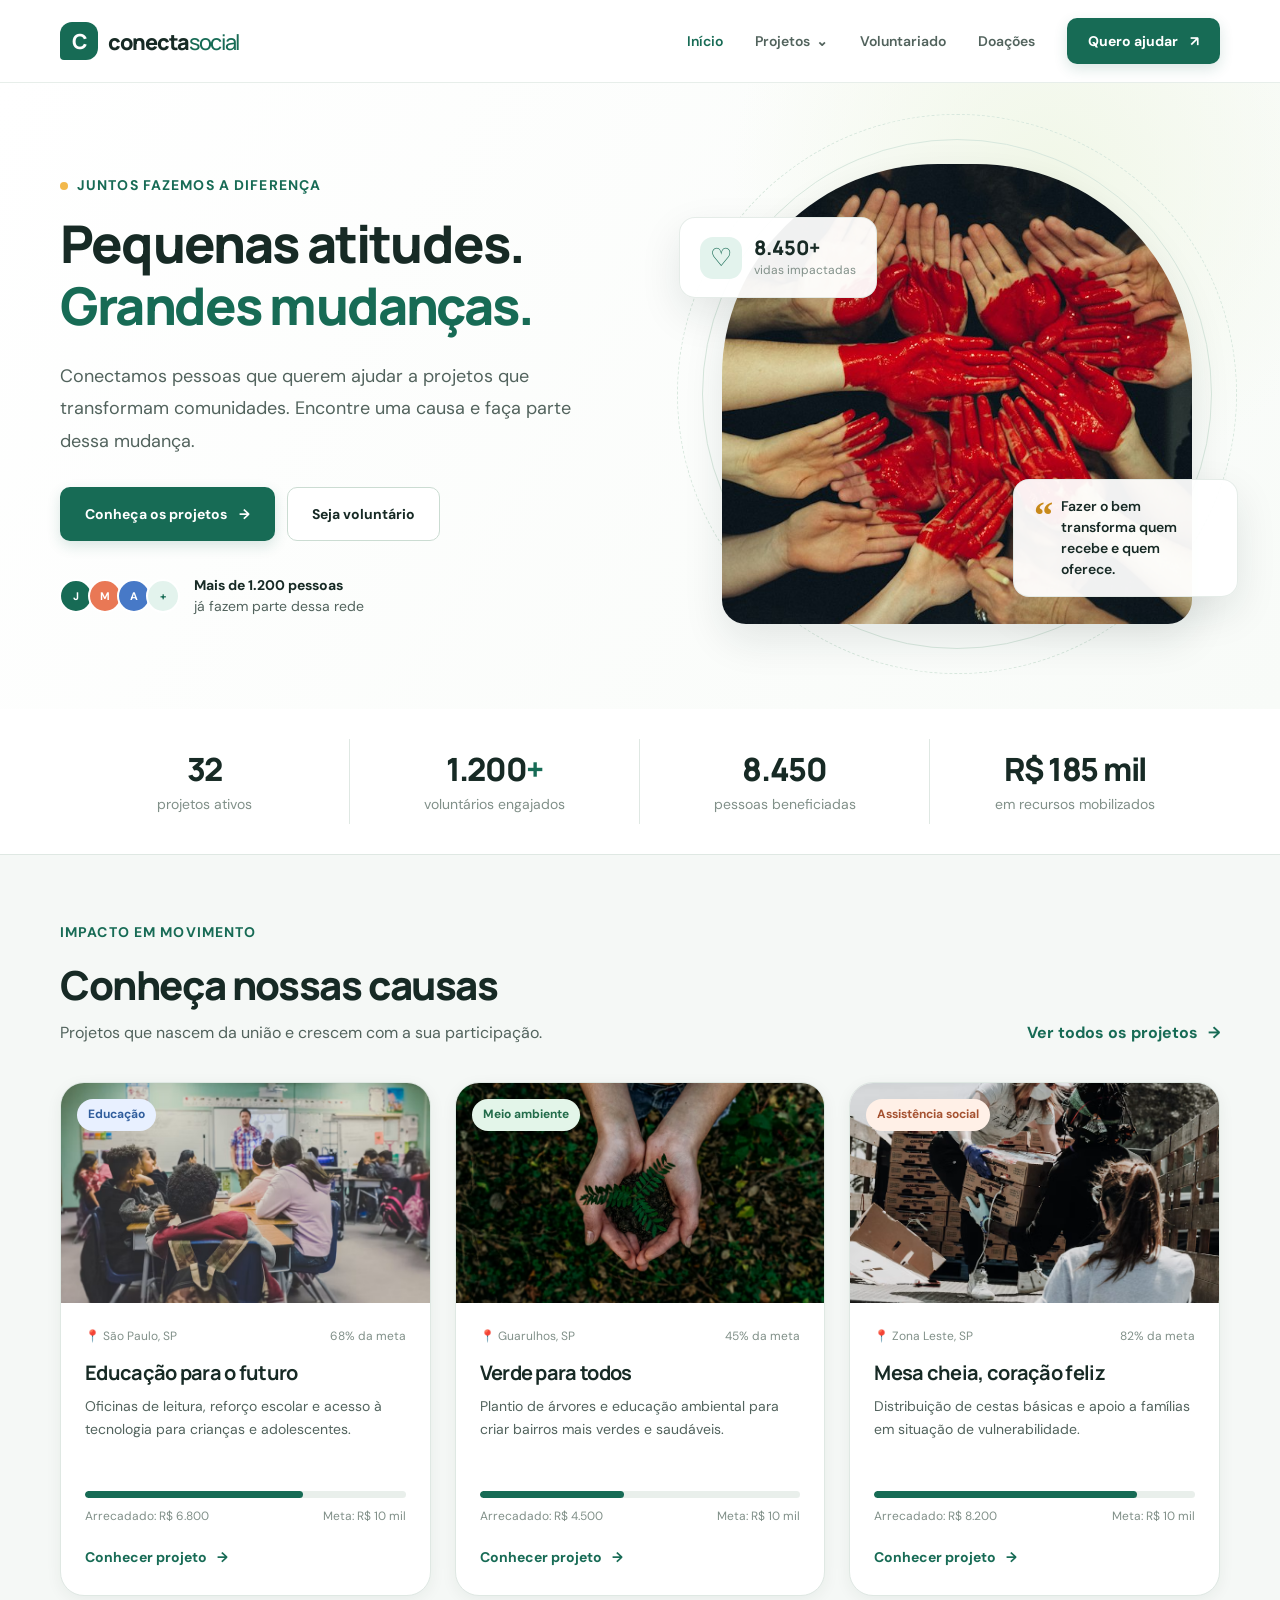
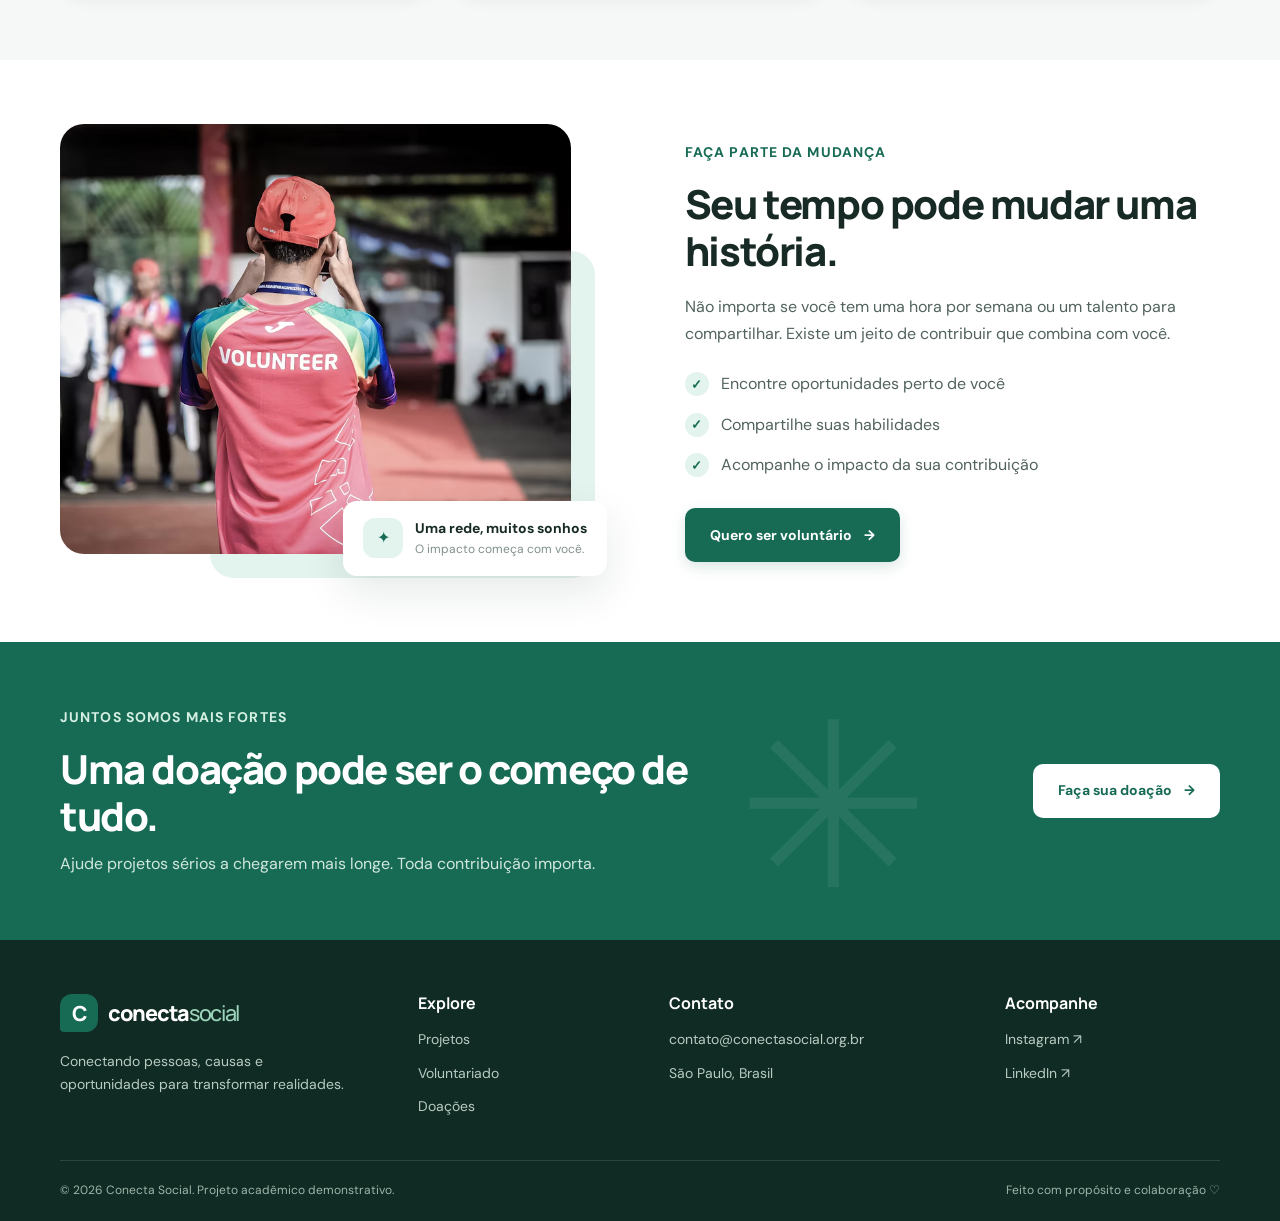
<file: index.html>
<!DOCTYPE html>
<html lang="pt-BR">
<head>
  <meta charset="UTF-8">
  <meta name="viewport" content="width=device-width, initial-scale=1.0">
  <meta name="description" content="Conecta Social: conheça projetos, doe e seja voluntário.">
  <title>Conecta Social | Transformando vidas</title>
  <link rel="preconnect" href="https://fonts.googleapis.com">
  <link rel="preconnect" href="https://fonts.gstatic.com" crossorigin>
  <link href="https://fonts.googleapis.com/css2?family=DM+Sans:wght@400;500;600;700&family=Manrope:wght@400;500;600;700;800&display=swap" rel="stylesheet">
  <link rel="stylesheet" href="css/variables.css">
  <link rel="stylesheet" href="css/base.css">
  <link rel="stylesheet" href="css/layout.css">
  <link rel="stylesheet" href="css/components.css">
  <link rel="stylesheet" href="css/responsive.css">
  <script src="js/main.js" defer></script>
</head>
<body>
  <a class="skip-link" href="#conteudo">Pular para o conteúdo</a>
  <header class="site-header">
    <div class="container nav-wrap">
      <a class="brand" href="index.html" aria-label="Conecta Social - página inicial"><span class="brand-mark">C</span><span>conecta<span class="brand-light">social</span></span></a>
      <button class="menu-toggle" aria-expanded="false" aria-controls="main-nav" aria-label="Abrir menu"><span></span><span></span><span></span></button>
      <nav class="main-nav" id="main-nav" aria-label="Navegação principal">
        <a class="nav-link active" href="index.html">Início</a>
        <div class="nav-dropdown">
          <a class="nav-link" href="projetos.html">Projetos <span aria-hidden="true">⌄</span></a>
          <div class="dropdown-menu"><a href="projetos.html#educacao">Educação</a><a href="projetos.html#meio-ambiente">Meio ambiente</a><a href="projetos.html#assistencia">Assistência social</a></div>
        </div>
        <a class="nav-link" href="voluntariado.html">Voluntariado</a>
        <a class="nav-link" href="doacoes.html">Doações</a>
        <a class="btn btn-primary nav-cta" href="doacoes.html">Quero ajudar <span aria-hidden="true">↗</span></a>
      </nav>
    </div>
  </header>

  <main id="conteudo">
    <section class="hero">
      <div class="container hero-grid">
        <div class="hero-copy">
          <span class="eyebrow"><span class="eyebrow-dot"></span> Juntos fazemos a diferença</span>
          <h1>Pequenas atitudes.<br><span>Grandes mudanças.</span></h1>
          <p class="hero-text">Conectamos pessoas que querem ajudar a projetos que transformam comunidades. Encontre uma causa e faça parte dessa mudança.</p>
          <div class="hero-actions"><a class="btn btn-primary btn-lg" href="projetos.html">Conheça os projetos <span aria-hidden="true">→</span></a><a class="btn btn-outline btn-lg" href="voluntariado.html">Seja voluntário</a></div>
          <div class="hero-proof"><div class="avatar-stack" aria-hidden="true"><span>J</span><span>M</span><span>A</span><span>+</span></div><p><strong>Mais de 1.200 pessoas</strong><br>já fazem parte dessa rede</p></div>
        </div>
        <div class="hero-visual">
          <img src="img/photo-1469571486292-0ba58a3f068b.jpg" alt="Voluntários reunidos para uma ação comunitária" class="hero-image">
          <div class="floating-card impact-card"><span class="impact-icon">♡</span><div><strong>8.450+</strong><small>vidas impactadas</small></div></div>
          <div class="floating-card quote-card"><span class="quote-mark">“</span><p>Fazer o bem transforma quem recebe e quem oferece.</p></div>
          <div class="hero-orbit orbit-one"></div><div class="hero-orbit orbit-two"></div>
        </div>
      </div>
    </section>

    <section class="stats-section">
      <div class="container stats-grid">
        <div class="stat-item"><strong>32</strong><span>projetos ativos</span></div>
        <div class="stat-item"><strong>1.200<span>+</span></strong><span>voluntários engajados</span></div>
        <div class="stat-item"><strong>8.450</strong><span>pessoas beneficiadas</span></div>
        <div class="stat-item"><strong>R$ 185 mil</strong><span>em recursos mobilizados</span></div>
      </div>
    </section>

    <section class="section section-soft">
      <div class="container">
        <div class="section-heading"><div><span class="eyebrow">Impacto em movimento</span><h2>Conheça nossas causas</h2><p>Projetos que nascem da união e crescem com a sua participação.</p></div><a class="text-link" href="projetos.html">Ver todos os projetos <span>→</span></a></div>
        <div class="card-grid">
          <article class="project-card"><div class="card-image-wrap"><img src="img/photo-1509062522246-3755977927d7.avif" alt="Crianças participando de atividade educativa"><span class="badge badge-blue">Educação</span></div><div class="project-content"><div class="card-meta"><span>📍 São Paulo, SP</span><span>68% da meta</span></div><h3>Educação para o futuro</h3><p>Oficinas de leitura, reforço escolar e acesso à tecnologia para crianças e adolescentes.</p><div class="progress"><span style="width:68%"></span></div><div class="progress-label"><span>Arrecadado: R$ 6.800</span><span>Meta: R$ 10 mil</span></div><a class="card-link" href="projetos.html#educacao">Conhecer projeto <span>→</span></a></div></article>
          <article class="project-card"><div class="card-image-wrap"><img src="img/photo-1542601906990-b4d3fb778b09.avif" alt="Mãos segurando uma muda de planta"><span class="badge badge-green">Meio ambiente</span></div><div class="project-content"><div class="card-meta"><span>📍 Guarulhos, SP</span><span>45% da meta</span></div><h3>Verde para todos</h3><p>Plantio de árvores e educação ambiental para criar bairros mais verdes e saudáveis.</p><div class="progress"><span style="width:45%"></span></div><div class="progress-label"><span>Arrecadado: R$ 4.500</span><span>Meta: R$ 10 mil</span></div><a class="card-link" href="projetos.html#meio-ambiente">Conhecer projeto <span>→</span></a></div></article>
          <article class="project-card"><div class="card-image-wrap"><img src="img/photo-1593113598332-cd288d649433.avif" alt="Voluntários organizando doações de alimentos"><span class="badge badge-orange">Assistência social</span></div><div class="project-content"><div class="card-meta"><span>📍 Zona Leste, SP</span><span>82% da meta</span></div><h3>Mesa cheia, coração feliz</h3><p>Distribuição de cestas básicas e apoio a famílias em situação de vulnerabilidade.</p><div class="progress"><span style="width:82%"></span></div><div class="progress-label"><span>Arrecadado: R$ 8.200</span><span>Meta: R$ 10 mil</span></div><a class="card-link" href="projetos.html#assistencia">Conhecer projeto <span>→</span></a></div></article>
        </div>
      </div>
    </section>

    <section class="section">
      <div class="container split-section"><div class="split-image"><img src="img/photo-1559027615-cd4628902d4a.avif" alt="Grupo de voluntários trabalhando juntos"><div class="image-note"><span>✦</span><div><strong>Uma rede, muitos sonhos</strong><small>O impacto começa com você.</small></div></div></div><div class="split-copy"><span class="eyebrow">Faça parte da mudança</span><h2>Seu tempo pode mudar uma história.</h2><p>Não importa se você tem uma hora por semana ou um talento para compartilhar. Existe um jeito de contribuir que combina com você.</p><ul class="check-list"><li><span>✓</span> Encontre oportunidades perto de você</li><li><span>✓</span> Compartilhe suas habilidades</li><li><span>✓</span> Acompanhe o impacto da sua contribuição</li></ul><a class="btn btn-primary btn-lg" href="voluntariado.html">Quero ser voluntário <span>→</span></a></div></div>
    </section>

    <section class="cta-section"><div class="container cta-inner"><div><span class="eyebrow eyebrow-light">Juntos somos mais fortes</span><h2>Uma doação pode ser o começo de tudo.</h2><p>Ajude projetos sérios a chegarem mais longe. Toda contribuição importa.</p></div><a class="btn btn-white btn-lg" href="doacoes.html">Faça sua doação <span>→</span></a><div class="cta-decoration" aria-hidden="true">✳</div></div></section>
  </main>
  <footer class="site-footer"><div class="container footer-main"><div class="footer-brand"><a class="brand brand-footer" href="index.html"><span class="brand-mark">C</span><span>conecta<span class="brand-light">social</span></span></a><p>Conectando pessoas, causas e oportunidades para transformar realidades.</p></div><div class="footer-col"><h3>Explore</h3><a href="projetos.html">Projetos</a><a href="voluntariado.html">Voluntariado</a><a href="doacoes.html">Doações</a></div><div class="footer-col"><h3>Contato</h3><a href="mailto:contato@conectasocial.org.br">contato@conectasocial.org.br</a><span>São Paulo, Brasil</span></div><div class="footer-col"><h3>Acompanhe</h3><a href="#">Instagram ↗</a><a href="#">LinkedIn ↗</a></div></div><div class="container footer-bottom"><span>© 2026 Conecta Social. Projeto acadêmico demonstrativo.</span><span>Feito com propósito e colaboração ♡</span></div></footer>
  <div class="toast" role="status" aria-live="polite" id="toast"></div>
</body>
</html>
</file>
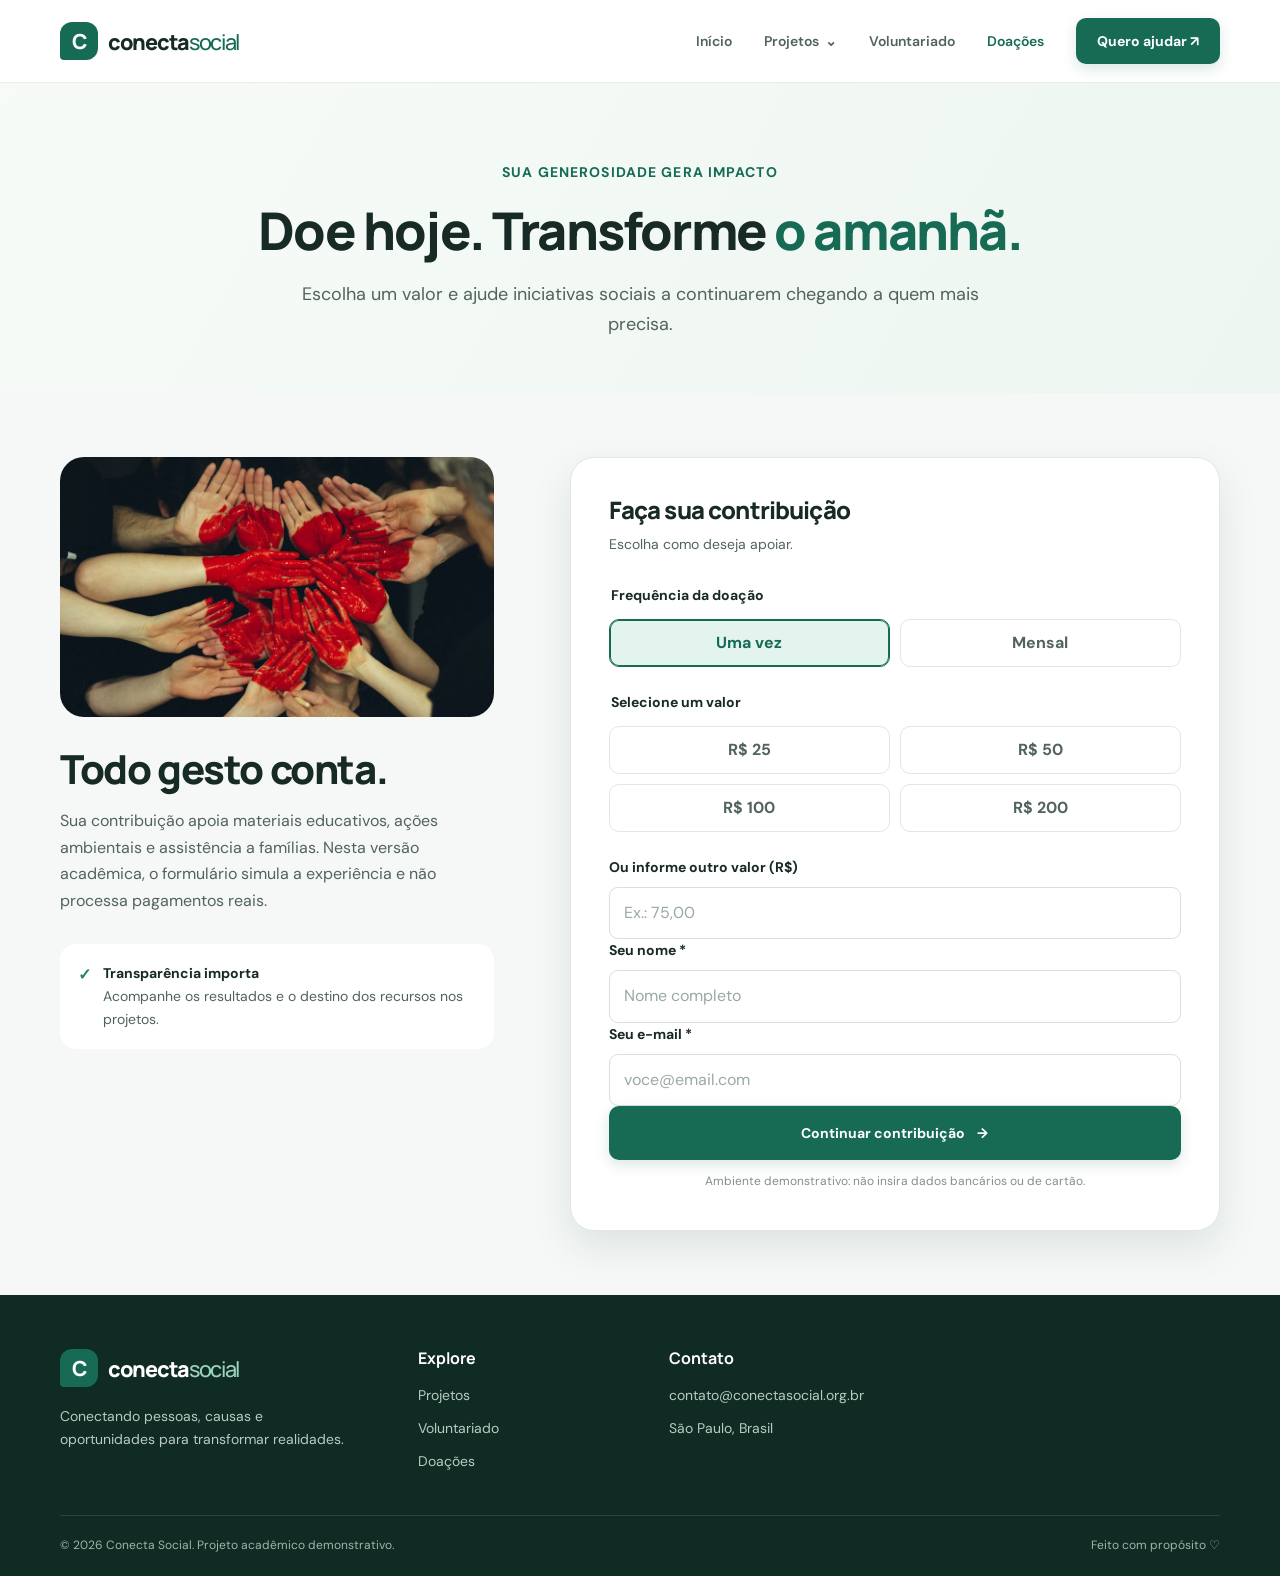
<file: doacoes.html>
<!DOCTYPE html>
<html lang="pt-BR">

<head>
    <meta charset="UTF-8">
    <meta name="viewport" content="width=device-width, initial-scale=1.0">
    <meta name="description" content="Apoie projetos sociais com sua doação.">
    <title>Doações | Conecta Social</title>
    <link rel="preconnect" href="https://fonts.googleapis.com">
    <link
        href="https://fonts.googleapis.com/css2?family=DM+Sans:wght@400;500;600;700&family=Manrope:wght@400;500;600;700;800&display=swap"
        rel="stylesheet">
    <link rel="stylesheet" href="css/variables.css">
    <link rel="stylesheet" href="css/base.css">
    <link rel="stylesheet" href="css/layout.css">
    <link rel="stylesheet" href="css/components.css">
    <link rel="stylesheet" href="css/responsive.css">
    <script src="js/main.js" defer></script>
</head>

<body><a class="skip-link" href="#conteudo">Pular para o conteúdo</a>
    <header class="site-header">
        <div class="container nav-wrap"><a class="brand" href="index.html"><span
                    class="brand-mark">C</span><span>conecta<span class="brand-light">social</span></span></a><button
                class="menu-toggle" aria-expanded="false" aria-controls="main-nav"
                aria-label="Abrir menu"><span></span><span></span><span></span></button>
            <nav class="main-nav" id="main-nav" aria-label="Navegação principal"><a class="nav-link"
                    href="index.html">Início</a>
                <div class="nav-dropdown"><a class="nav-link" href="projetos.html">Projetos <span>⌄</span></a>
                    <div class="dropdown-menu"><a href="projetos.html#educacao">Educação</a><a
                            href="projetos.html#meio-ambiente">Meio ambiente</a><a
                            href="projetos.html#assistencia">Assistência social</a></div>
                </div><a class="nav-link" href="voluntariado.html">Voluntariado</a><a class="nav-link active"
                    href="doacoes.html">Doações</a><a class="btn btn-primary nav-cta" href="doacoes.html">Quero ajudar
                    ↗</a>
            </nav>
        </div>
    </header>
    <main id="conteudo">
        <section class="page-hero">
            <div class="container"><span class="eyebrow">Sua generosidade gera impacto</span>
                <h1>Doe hoje. Transforme <span>o amanhã.</span></h1>
                <p>Escolha um valor e ajude iniciativas sociais a continuarem chegando a quem mais precisa.</p>
            </div>
        </section>
        <section class="section section-soft">
            <div class="container donation-layout">
                <div class="donation-copy"><img class="donation-image"
                        src="img/photo-1469571486292-0ba58a3f068b.jpg"
                        alt="Equipe de voluntários em ação">
                    <h2>Todo gesto conta.</h2>
                    <p>Sua contribuição apoia materiais educativos, ações ambientais e assistência a famílias. Nesta
                        versão acadêmica, o formulário simula a experiência e não processa pagamentos reais.</p>
                    <div class="trust-note"><span>✓</span>
                        <p><strong>Transparência importa</strong><br>Acompanhe os resultados e o destino dos recursos
                            nos projetos.</p>
                    </div>
                </div>
                <form class="form-card donation-form js-demo-form"
                    data-success="Obrigado pelo interesse em doar! Esta demonstração não realizou cobrança.">
                    <div class="form-card-heading">
                        <h2>Faça sua contribuição</h2>
                        <p>Escolha como deseja apoiar.</p>
                    </div>
                    <fieldset class="donation-fieldset">
                        <legend>Frequência da doação</legend>
                        <div class="segmented-options"><label><input type="radio" name="frequencia" value="Única"
                                    checked><span>Uma vez</span></label><label><input type="radio" name="frequencia"
                                    value="Mensal"><span>Mensal</span></label></div>
                    </fieldset>
                    <fieldset class="donation-fieldset">
                        <legend>Selecione um valor</legend>
                        <div class="amount-grid"><label><input type="radio" name="valor" value="25" required><span>R$
                                    25</span></label><label><input type="radio" name="valor" value="50"><span>R$
                                    50</span></label><label><input type="radio" name="valor" value="100"><span>R$
                                    100</span></label><label><input type="radio" name="valor" value="200"><span>R$
                                    200</span></label></div>
                    </fieldset>
                    <div class="field"><label for="valor-livre">Ou informe outro valor (R$)</label><input
                            id="valor-livre" name="valor-livre" type="number" min="1" step="0.01"
                            placeholder="Ex.: 75,00"></div>
                    <div class="field"><label for="donor-name">Seu nome *</label><input id="donor-name" name="nome"
                            type="text" placeholder="Nome completo" required minlength="3"></div>
                    <div class="field"><label for="donor-email">Seu e-mail *</label><input id="donor-email" name="email"
                            type="email" placeholder="voce@email.com" required></div><button
                        class="btn btn-primary btn-lg btn-block" type="submit">Continuar contribuição
                        <span>→</span></button>
                    <p class="form-note">Ambiente demonstrativo: não insira dados bancários ou de cartão.</p>
                    <div class="form-feedback" hidden></div>
                </form>
            </div>
        </section>
    </main>
    <footer class="site-footer">
        <div class="container footer-main">
            <div class="footer-brand"><a class="brand brand-footer" href="index.html"><span
                        class="brand-mark">C</span><span>conecta<span class="brand-light">social</span></span></a>
                <p>Conectando pessoas, causas e oportunidades para transformar realidades.</p>
            </div>
            <div class="footer-col">
                <h3>Explore</h3><a href="projetos.html">Projetos</a><a href="voluntariado.html">Voluntariado</a><a
                    href="doacoes.html">Doações</a>
            </div>
            <div class="footer-col">
                <h3>Contato</h3><a href="mailto:contato@conectasocial.org.br">contato@conectasocial.org.br</a><span>São
                    Paulo, Brasil</span>
            </div>
        </div>
        <div class="container footer-bottom"><span>© 2026 Conecta Social. Projeto acadêmico
                demonstrativo.</span><span>Feito com propósito ♡</span></div>
    </footer>
    <div class="toast" role="status" aria-live="polite" id="toast"></div>
</body>

</html>
</file>
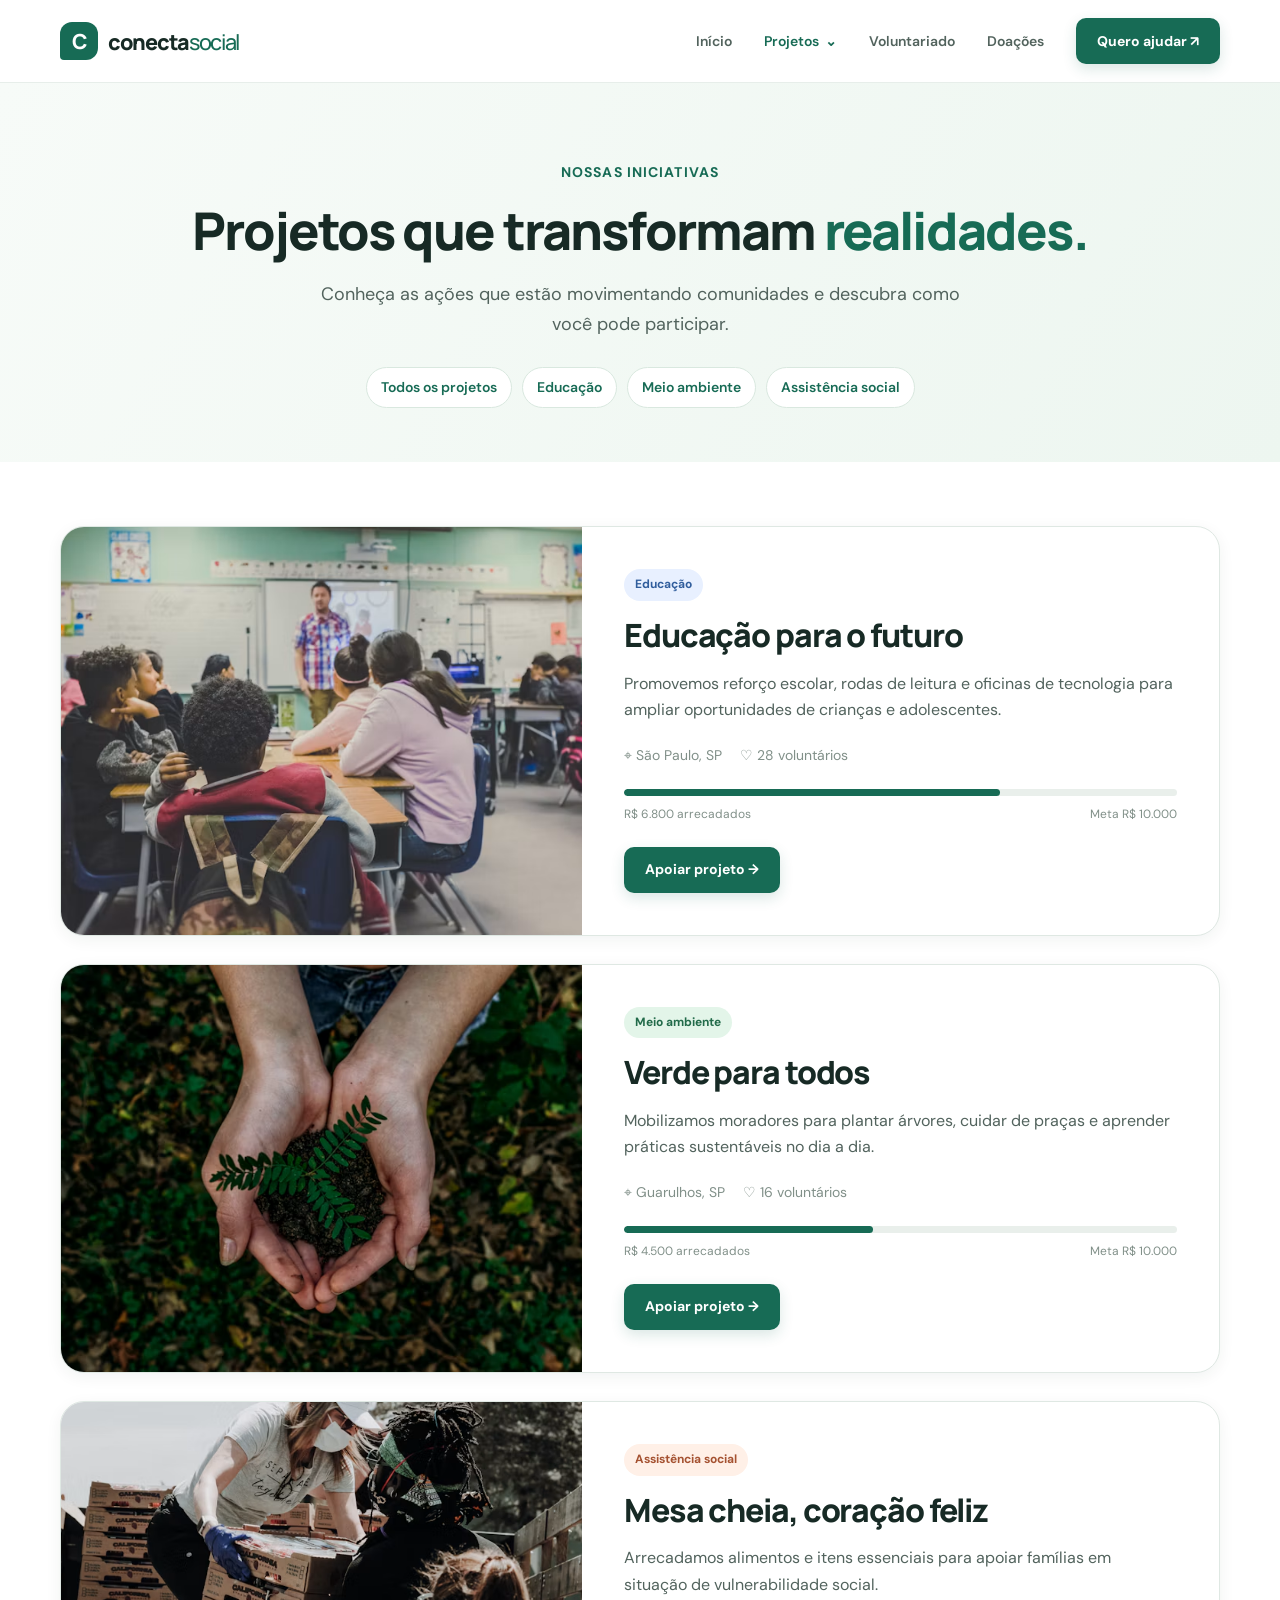
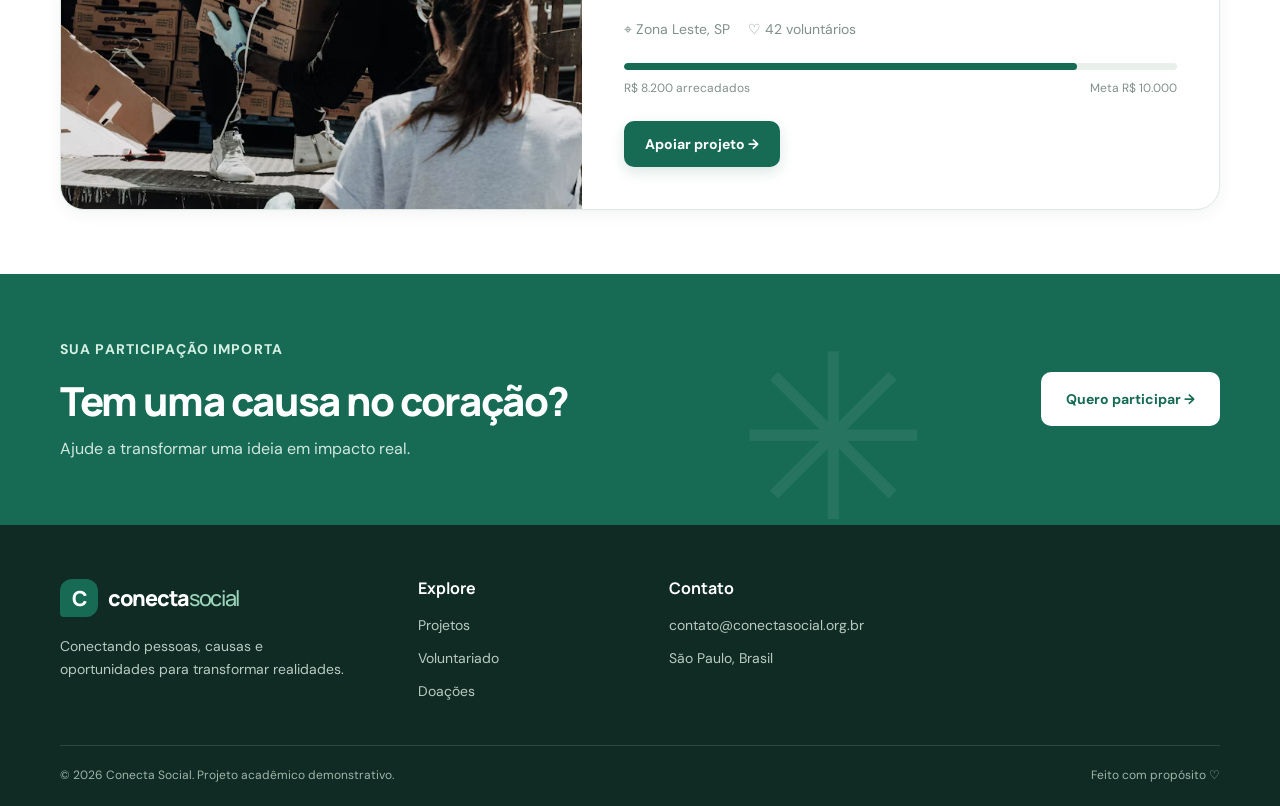
<file: projetos.html>
<!DOCTYPE html>
<html lang="pt-BR">

<head>
    <meta charset="UTF-8">
    <meta name="viewport" content="width=device-width, initial-scale=1.0">
    <meta name="description" content="Conheça os projetos da Conecta Social.">
    <title>Projetos | Conecta Social</title>
    <link rel="preconnect" href="https://fonts.googleapis.com">
    <link
        href="https://fonts.googleapis.com/css2?family=DM+Sans:wght@400;500;600;700&family=Manrope:wght@400;500;600;700;800&display=swap"
        rel="stylesheet">
    <link rel="stylesheet" href="css/variables.css">
    <link rel="stylesheet" href="css/base.css">
    <link rel="stylesheet" href="css/layout.css">
    <link rel="stylesheet" href="css/components.css">
    <link rel="stylesheet" href="css/responsive.css">
    <script src="js/main.js" defer></script>
</head>

<body><a class="skip-link" href="#conteudo">Pular para o conteúdo</a>
    <header class="site-header">
        <div class="container nav-wrap"><a class="brand" href="index.html"><span
                    class="brand-mark">C</span><span>conecta<span class="brand-light">social</span></span></a><button
                class="menu-toggle" aria-expanded="false" aria-controls="main-nav"
                aria-label="Abrir menu"><span></span><span></span><span></span></button>
            <nav class="main-nav" id="main-nav" aria-label="Navegação principal"><a class="nav-link"
                    href="index.html">Início</a>
                <div class="nav-dropdown"><a class="nav-link active" href="projetos.html">Projetos <span>⌄</span></a>
                    <div class="dropdown-menu"><a href="#educacao">Educação</a><a href="#meio-ambiente">Meio
                            ambiente</a><a href="#assistencia">Assistência social</a></div>
                </div><a class="nav-link" href="voluntariado.html">Voluntariado</a><a class="nav-link"
                    href="doacoes.html">Doações</a><a class="btn btn-primary nav-cta" href="doacoes.html">Quero ajudar
                    ↗</a>
            </nav>
        </div>
    </header>
    <main id="conteudo">
        <section class="page-hero">
            <div class="container"><span class="eyebrow">Nossas iniciativas</span>
                <h1>Projetos que transformam <span>realidades.</span></h1>
                <p>Conheça as ações que estão movimentando comunidades e descubra como você pode participar.</p>
                <div class="tag-row"><span class="tag">Todos os projetos</span><span class="tag">Educação</span><span
                        class="tag">Meio ambiente</span><span class="tag">Assistência social</span></div>
            </div>
        </section>
        <section class="section">
            <div class="container">
                <div class="project-list">
                    <article class="project-feature" id="educacao"><img
                            src="img/photo-1509062522246-3755977927d7.avif"
                            alt="Crianças em sala de aula">
                        <div class="project-feature-content"><span class="badge badge-blue">Educação</span>
                            <h2>Educação para o futuro</h2>
                            <p>Promovemos reforço escolar, rodas de leitura e oficinas de tecnologia para ampliar
                                oportunidades de crianças e adolescentes.</p>
                            <div class="feature-details"><span>⌖ São Paulo, SP</span><span>♡ 28 voluntários</span></div>
                            <div class="progress"><span style="width:68%"></span></div>
                            <div class="progress-label"><span>R$ 6.800 arrecadados</span><span>Meta R$ 10.000</span>
                            </div><a class="btn btn-primary" href="doacoes.html">Apoiar projeto →</a>
                        </div>
                    </article>
                    <article class="project-feature" id="meio-ambiente"><img
                            src="img/photo-1542601906990-b4d3fb778b09.avif"
                            alt="Muda de planta nas mãos de uma pessoa">
                        <div class="project-feature-content"><span class="badge badge-green">Meio ambiente</span>
                            <h2>Verde para todos</h2>
                            <p>Mobilizamos moradores para plantar árvores, cuidar de praças e aprender práticas
                                sustentáveis no dia a dia.</p>
                            <div class="feature-details"><span>⌖ Guarulhos, SP</span><span>♡ 16 voluntários</span></div>
                            <div class="progress"><span style="width:45%"></span></div>
                            <div class="progress-label"><span>R$ 4.500 arrecadados</span><span>Meta R$ 10.000</span>
                            </div><a class="btn btn-primary" href="doacoes.html">Apoiar projeto →</a>
                        </div>
                    </article>
                    <article class="project-feature" id="assistencia"><img
                            src="img/photo-1593113598332-cd288d649433.avif"
                            alt="Voluntários preparando alimentos para doação">
                        <div class="project-feature-content"><span class="badge badge-orange">Assistência social</span>
                            <h2>Mesa cheia, coração feliz</h2>
                            <p>Arrecadamos alimentos e itens essenciais para apoiar famílias em situação de
                                vulnerabilidade social.</p>
                            <div class="feature-details"><span>⌖ Zona Leste, SP</span><span>♡ 42 voluntários</span>
                            </div>
                            <div class="progress"><span style="width:82%"></span></div>
                            <div class="progress-label"><span>R$ 8.200 arrecadados</span><span>Meta R$ 10.000</span>
                            </div><a class="btn btn-primary" href="doacoes.html">Apoiar projeto →</a>
                        </div>
                    </article>
                </div>
            </div>
        </section>
        <section class="cta-section">
            <div class="container cta-inner">
                <div><span class="eyebrow eyebrow-light">Sua participação importa</span>
                    <h2>Tem uma causa no coração?</h2>
                    <p>Ajude a transformar uma ideia em impacto real.</p>
                </div><a class="btn btn-white btn-lg" href="voluntariado.html">Quero participar →</a>
                <div class="cta-decoration" aria-hidden="true">✳</div>
            </div>
        </section>
    </main>
    <footer class="site-footer">
        <div class="container footer-main">
            <div class="footer-brand"><a class="brand brand-footer" href="index.html"><span
                        class="brand-mark">C</span><span>conecta<span class="brand-light">social</span></span></a>
                <p>Conectando pessoas, causas e oportunidades para transformar realidades.</p>
            </div>
            <div class="footer-col">
                <h3>Explore</h3><a href="projetos.html">Projetos</a><a href="voluntariado.html">Voluntariado</a><a
                    href="doacoes.html">Doações</a>
            </div>
            <div class="footer-col">
                <h3>Contato</h3><a href="mailto:contato@conectasocial.org.br">contato@conectasocial.org.br</a><span>São
                    Paulo, Brasil</span>
            </div>
        </div>
        <div class="container footer-bottom"><span>© 2026 Conecta Social. Projeto acadêmico
                demonstrativo.</span><span>Feito com propósito ♡</span></div>
    </footer>
    <div class="toast" role="status" aria-live="polite" id="toast"></div>
</body>

</html>
</file>
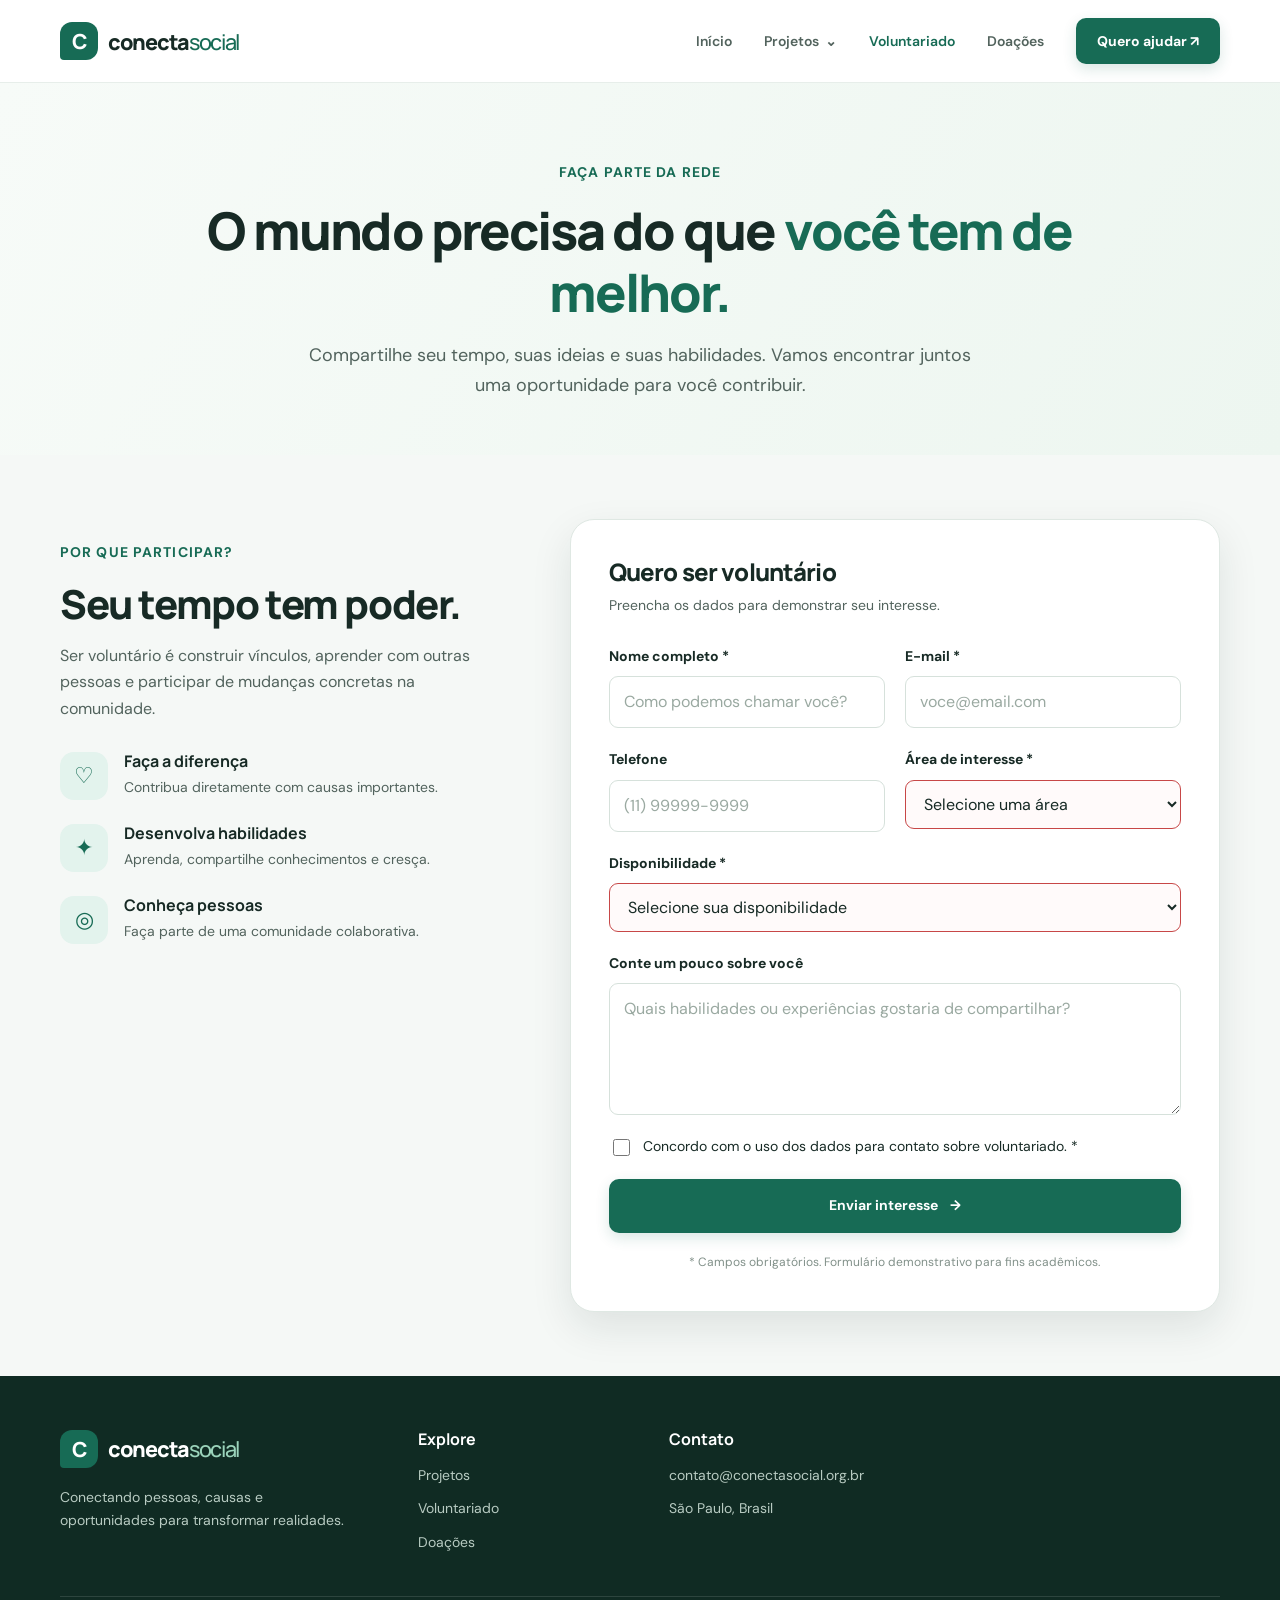
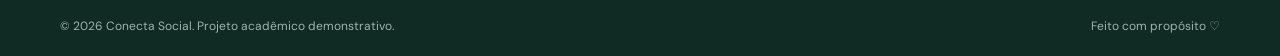
<file: voluntariado.html>
<!DOCTYPE html>
<html lang="pt-BR">

<head>
    <meta charset="UTF-8">
    <meta name="viewport" content="width=device-width, initial-scale=1.0">
    <meta name="description" content="Cadastre-se para ser voluntário na Conecta Social.">
    <title>Voluntariado | Conecta Social</title>
    <link rel="preconnect" href="https://fonts.googleapis.com">
    <link
        href="https://fonts.googleapis.com/css2?family=DM+Sans:wght@400;500;600;700&family=Manrope:wght@400;500;600;700;800&display=swap"
        rel="stylesheet">
    <link rel="stylesheet" href="css/variables.css">
    <link rel="stylesheet" href="css/base.css">
    <link rel="stylesheet" href="css/layout.css">
    <link rel="stylesheet" href="css/components.css">
    <link rel="stylesheet" href="css/responsive.css">
    <script src="js/main.js" defer></script>
</head>

<body><a class="skip-link" href="#conteudo">Pular para o conteúdo</a>
    <header class="site-header">
        <div class="container nav-wrap"><a class="brand" href="index.html"><span
                    class="brand-mark">C</span><span>conecta<span class="brand-light">social</span></span></a><button
                class="menu-toggle" aria-expanded="false" aria-controls="main-nav"
                aria-label="Abrir menu"><span></span><span></span><span></span></button>
            <nav class="main-nav" id="main-nav" aria-label="Navegação principal"><a class="nav-link"
                    href="index.html">Início</a>
                <div class="nav-dropdown"><a class="nav-link" href="projetos.html">Projetos <span>⌄</span></a>
                    <div class="dropdown-menu"><a href="projetos.html#educacao">Educação</a><a
                            href="projetos.html#meio-ambiente">Meio ambiente</a><a
                            href="projetos.html#assistencia">Assistência social</a></div>
                </div><a class="nav-link active" href="voluntariado.html">Voluntariado</a><a class="nav-link"
                    href="doacoes.html">Doações</a><a class="btn btn-primary nav-cta" href="doacoes.html">Quero ajudar
                    ↗</a>
            </nav>
        </div>
    </header>
    <main id="conteudo">
        <section class="page-hero">
            <div class="container"><span class="eyebrow">Faça parte da rede</span>
                <h1>O mundo precisa do que <span>você tem de melhor.</span></h1>
                <p>Compartilhe seu tempo, suas ideias e suas habilidades. Vamos encontrar juntos uma oportunidade para
                    você contribuir.</p>
            </div>
        </section>
        <section class="section section-soft">
            <div class="container form-layout">
                <div class="form-aside"><span class="eyebrow">Por que participar?</span>
                    <h2>Seu tempo tem poder.</h2>
                    <p>Ser voluntário é construir vínculos, aprender com outras pessoas e participar de mudanças
                        concretas na comunidade.</p>
                    <div class="benefit"><span class="benefit-icon">♡</span>
                        <div>
                            <h3>Faça a diferença</h3>
                            <p>Contribua diretamente com causas importantes.</p>
                        </div>
                    </div>
                    <div class="benefit"><span class="benefit-icon">✦</span>
                        <div>
                            <h3>Desenvolva habilidades</h3>
                            <p>Aprenda, compartilhe conhecimentos e cresça.</p>
                        </div>
                    </div>
                    <div class="benefit"><span class="benefit-icon">◎</span>
                        <div>
                            <h3>Conheça pessoas</h3>
                            <p>Faça parte de uma comunidade colaborativa.</p>
                        </div>
                    </div>
                </div>
                <form class="form-card js-demo-form"
                    data-success="Cadastro demonstrativo enviado! Nenhum dado foi armazenado.">
                    <div class="form-card-heading">
                        <h2>Quero ser voluntário</h2>
                        <p>Preencha os dados para demonstrar seu interesse.</p>
                    </div>
                    <div class="form-grid">
                        <div class="field"><label for="nome">Nome completo *</label><input id="nome" name="nome"
                                type="text" placeholder="Como podemos chamar você?" required minlength="3"></div>
                        <div class="field"><label for="email">E-mail *</label><input id="email" name="email"
                                type="email" placeholder="voce@email.com" required></div>
                        <div class="field"><label for="telefone">Telefone</label><input id="telefone" name="telefone"
                                type="tel" placeholder="(11) 99999-9999"></div>
                        <div class="field"><label for="area">Área de interesse *</label><select id="area" name="area"
                                required>
                                <option value="">Selecione uma área</option>
                                <option>Educação</option>
                                <option>Meio ambiente</option>
                                <option>Assistência social</option>
                                <option>Comunicação e tecnologia</option>
                                <option>Eventos e arrecadação</option>
                            </select></div>
                        <div class="field field-full"><label for="disponibilidade">Disponibilidade *</label><select
                                id="disponibilidade" name="disponibilidade" required>
                                <option value="">Selecione sua disponibilidade</option>
                                <option>Durante a semana</option>
                                <option>Finais de semana</option>
                                <option>Remoto / flexível</option>
                                <option>Conforme a necessidade</option>
                            </select></div>
                        <div class="field field-full"><label for="mensagem">Conte um pouco sobre você</label><textarea
                                id="mensagem" name="mensagem" rows="4"
                                placeholder="Quais habilidades ou experiências gostaria de compartilhar?"></textarea>
                        </div>
                        <div class="field field-full"><label class="checkbox-label"><input type="checkbox" required>
                                Concordo com o uso dos dados para contato sobre voluntariado. *</label></div>
                        <div class="field field-full"><button class="btn btn-primary btn-lg btn-block"
                                type="submit">Enviar interesse <span>→</span></button>
                            <p class="form-note">* Campos obrigatórios. Formulário demonstrativo para fins acadêmicos.
                            </p>
                        </div>
                    </div>
                    <div class="form-feedback" hidden></div>
                </form>
            </div>
        </section>
    </main>
    <footer class="site-footer">
        <div class="container footer-main">
            <div class="footer-brand"><a class="brand brand-footer" href="index.html"><span
                        class="brand-mark">C</span><span>conecta<span class="brand-light">social</span></span></a>
                <p>Conectando pessoas, causas e oportunidades para transformar realidades.</p>
            </div>
            <div class="footer-col">
                <h3>Explore</h3><a href="projetos.html">Projetos</a><a href="voluntariado.html">Voluntariado</a><a
                    href="doacoes.html">Doações</a>
            </div>
            <div class="footer-col">
                <h3>Contato</h3><a href="mailto:contato@conectasocial.org.br">contato@conectasocial.org.br</a><span>São
                    Paulo, Brasil</span>
            </div>
        </div>
        <div class="container footer-bottom"><span>© 2026 Conecta Social. Projeto acadêmico
                demonstrativo.</span><span>Feito com propósito ♡</span></div>
    </footer>
    <div class="toast" role="status" aria-live="polite" id="toast"></div>
</body>

</html>
</file>
<file: css/variables.css>
:root {
  /* Paleta do design system: primárias, secundárias e neutras */
  --color-primary: #176b55;
  --color-primary-dark: #10513f;
  --color-primary-light: #e3f3ed;
  --color-secondary: #f2b84b;
  --color-secondary-dark: #c88919;
  --color-accent: #e97855;
  --color-blue: #4779c7;
  --color-purple: #8266b2;
  --color-success: #27865b;
  --color-warning: #b7791f;
  --color-danger: #c74747;
  --color-ink: #172a25;
  --color-text: #52635d;
  --color-muted: #819089;
  --color-border: #dfe8e3;
  --color-surface: #ffffff;
  --color-surface-soft: #f5f8f6;
  --color-dark: #102b23;
  --color-white: #ffffff;
  --font-body: "DM Sans", Arial, sans-serif;
  --font-heading: "Manrope", Arial, sans-serif;
  /* Escala tipográfica: 12, 14, 16, 18, 20, 24, 32, 40, 52, 64px */
  --text-xs: .75rem;
  --text-sm: .875rem;
  --text-base: 1rem;
  --text-lg: 1.125rem;
  --text-xl: 1.25rem;
  --text-2xl: 1.5rem;
  --text-3xl: 2rem;
  --text-4xl: 2.5rem;
  --text-5xl: 3.25rem;
  --text-6xl: 4rem;
  /* Espaçamento modular baseado em múltiplos de 8px */
  --space-1: 8px;
  --space-2: 16px;
  --space-3: 24px;
  --space-4: 32px;
  --space-5: 48px;
  --space-6: 64px;
  --radius-sm: 8px;
  --radius-md: 16px;
  --radius-lg: 24px;
  --radius-pill: 999px;
  --shadow-sm: 0 4px 16px rgb(16 43 35 / 6%);
  --shadow-md: 0 16px 40px rgb(16 43 35 / 10%);
  --container: 1160px;
  --transition: 180ms ease;
}
</file>
<file: css/base.css>
*, *::before, *::after { box-sizing: border-box; }
html { scroll-behavior: smooth; scroll-padding-top: 100px; }
body { margin: 0; color: var(--color-ink); background: var(--color-surface); font: 400 var(--text-base)/1.65 var(--font-body); -webkit-font-smoothing: antialiased; }
img { display: block; max-width: 100%; }
a { color: inherit; text-decoration: none; }
button, input, select, textarea { font: inherit; }
button, a, input, select, textarea { -webkit-tap-highlight-color: transparent; }
button { cursor: pointer; }
h1, h2, h3, p { margin-top: 0; }
h1, h2, h3 { color: var(--color-ink); font-family: var(--font-heading); line-height: 1.18; letter-spacing: -.035em; }
h1 { font-size: clamp(2.5rem, 5vw, var(--text-5xl)); font-weight: 800; }
h2 { font-size: clamp(2rem, 3.5vw, var(--text-4xl)); font-weight: 800; }
h3 { font-size: var(--text-xl); font-weight: 700; }
p { color: var(--color-text); }
::selection { color: var(--color-white); background: var(--color-primary); }
:focus-visible { outline: 3px solid var(--color-secondary); outline-offset: 4px; }
.skip-link { position: absolute; top: -100px; left: 16px; z-index: 999; padding: 12px 18px; border-radius: var(--radius-sm); color: white; background: var(--color-dark); }
.skip-link:focus { top: 16px; }
.container { width: min(var(--container), calc(100% - 48px)); margin-inline: auto; }
.section { padding: var(--space-6) 0; }
.section-soft { background: var(--color-surface-soft); }
.eyebrow { display: inline-flex; align-items: center; gap: 9px; margin-bottom: var(--space-2); color: var(--color-primary); font-size: var(--text-sm); font-weight: 700; letter-spacing: .08em; text-transform: uppercase; }
.eyebrow-dot { width: 8px; height: 8px; border-radius: 50%; background: var(--color-secondary); }
.text-link { display: inline-flex; align-items: center; gap: 10px; color: var(--color-primary); font-weight: 700; }
.text-link span, .card-link span { transition: transform var(--transition); }
.text-link:hover span, .card-link:hover span { transform: translateX(4px); }
</file>
<file: css/layout.css>
.site-header { position: sticky; top: 0; z-index: 100; background: rgb(255 255 255 / 94%); border-bottom: 1px solid rgb(223 232 227 / 75%); backdrop-filter: blur(14px); }
.nav-wrap { min-height: 82px; display: flex; align-items: center; justify-content: space-between; gap: var(--space-4); }
.brand { display: inline-flex; align-items: center; gap: 10px; color: var(--color-ink); font: 800 1.35rem var(--font-heading); letter-spacing: -.06em; white-space: nowrap; }
.brand-mark { display: grid; place-items: center; width: 38px; height: 38px; border-radius: 12px 12px 12px 4px; color: white; background: var(--color-primary); font-size: 1.3rem; }
.brand-light { color: var(--color-primary); font-weight: 500; }
.main-nav { display: flex; align-items: center; gap: clamp(16px, 2.5vw, 32px); }
.nav-link { display: inline-flex; align-items: center; gap: 6px; color: var(--color-text); font-size: var(--text-sm); font-weight: 600; transition: color var(--transition); }
.nav-link:hover, .nav-link.active { color: var(--color-primary); }
.nav-dropdown { position: relative; padding-block: 28px; }
.dropdown-menu { position: absolute; top: calc(100% - 8px); left: -16px; display: grid; min-width: 190px; padding: 8px; border: 1px solid var(--color-border); border-radius: var(--radius-md); background: white; box-shadow: var(--shadow-md); opacity: 0; visibility: hidden; transform: translateY(8px); transition: all var(--transition); }
.dropdown-menu a { padding: 10px 12px; border-radius: 8px; color: var(--color-text); font-size: var(--text-sm); }
.dropdown-menu a:hover, .dropdown-menu a:focus-visible { color: var(--color-primary); background: var(--color-primary-light); }
.nav-dropdown:hover .dropdown-menu, .nav-dropdown:focus-within .dropdown-menu { opacity: 1; visibility: visible; transform: translateY(0); }
.menu-toggle { display: none; }
.hero { position: relative; overflow: hidden; padding: 76px 0 80px; background: radial-gradient(circle at 82% 15%, #f1f7e8 0, transparent 27%), linear-gradient(120deg, #fff 0%, #f8fbf8 100%); }
.hero-grid { display: grid; grid-template-columns: 1.03fr .97fr; align-items: center; gap: clamp(32px, 6vw, 80px); }
.hero-copy { position: relative; z-index: 2; }
.hero h1 { margin-bottom: 24px; }
.hero h1 span, .page-hero h1 span { color: var(--color-primary); }
.hero-text { max-width: 530px; margin-bottom: 30px; font-size: var(--text-lg); line-height: 1.8; }
.hero-actions { display: flex; flex-wrap: wrap; gap: 12px; }
.hero-proof { display: flex; align-items: center; gap: 14px; margin-top: 34px; }
.hero-proof p { margin: 0; font-size: var(--text-sm); line-height: 1.5; }
.hero-proof strong { color: var(--color-ink); }
.avatar-stack { display: flex; padding-left: 4px; }
.avatar-stack span { display: grid; place-items: center; width: 34px; height: 34px; margin-left: -5px; border: 2px solid white; border-radius: 50%; color: white; background: var(--color-primary); font-size: 11px; font-weight: 700; }
.avatar-stack span:nth-child(2) { background: var(--color-accent); }.avatar-stack span:nth-child(3) { background: var(--color-blue); }.avatar-stack span:nth-child(4) { color: var(--color-primary); background: var(--color-primary-light); }
.hero-visual { position: relative; min-height: 470px; display: grid; place-items: center; }
.hero-image { position: relative; z-index: 1; width: min(100%, 470px); height: 460px; object-fit: cover; border-radius: 46% 46% 24px 24px; box-shadow: var(--shadow-md); }
.hero-orbit { position: absolute; border: 1px solid #d8e8de; border-radius: 50%; }
.orbit-one { width: 510px; height: 510px; }.orbit-two { width: 560px; height: 560px; border-style: dashed; }
.floating-card { position: absolute; z-index: 2; display: flex; align-items: center; gap: 12px; padding: 16px 20px; border: 1px solid rgb(223 232 227 / 80%); border-radius: 16px; background: rgb(255 255 255 / 94%); box-shadow: var(--shadow-md); }
.impact-card { top: 58px; left: -16px; }.impact-icon { display: grid; place-items: center; width: 42px; height: 42px; border-radius: 13px; color: var(--color-primary); background: var(--color-primary-light); font-size: 25px; }
.impact-card strong, .impact-card small { display: block; }.impact-card strong { font: 800 1.25rem var(--font-heading); }.impact-card small { color: var(--color-muted); font-size: var(--text-xs); }
.quote-card { right: -18px; bottom: 32px; max-width: 225px; gap: 8px; }.quote-card p { margin: 0; color: var(--color-ink); font-size: var(--text-sm); font-weight: 600; line-height: 1.5; }.quote-mark { align-self: flex-start; color: var(--color-secondary-dark); font: 800 2.4rem Georgia; line-height: 1; }
.stats-section { padding: 30px 0; border-bottom: 1px solid var(--color-border); }
.stats-grid { display: grid; grid-template-columns: repeat(4, 1fr); }
.stat-item { display: grid; justify-items: center; gap: 2px; padding: 8px 16px; border-right: 1px solid var(--color-border); text-align: center; }.stat-item:last-child { border-right: 0; }.stat-item strong { font: 800 clamp(1.5rem, 3vw, 2rem) var(--font-heading); letter-spacing: -.04em; }.stat-item strong span { color: var(--color-primary); }.stat-item > span { color: var(--color-muted); font-size: var(--text-sm); }
.section-heading { display: flex; align-items: end; justify-content: space-between; gap: 24px; margin-bottom: 36px; }.section-heading h2 { margin-bottom: 12px; }.section-heading p { margin-bottom: 0; }
.card-grid { display: grid; grid-template-columns: repeat(3, minmax(0, 1fr)); gap: 24px; }
.project-card { overflow: hidden; border: 1px solid var(--color-border); border-radius: var(--radius-lg); background: white; box-shadow: var(--shadow-sm); transition: transform var(--transition), box-shadow var(--transition); }.project-card:hover { transform: translateY(-5px); box-shadow: var(--shadow-md); }
.card-image-wrap { position: relative; height: 220px; overflow: hidden; }.card-image-wrap img { width: 100%; height: 100%; object-fit: cover; transition: transform 350ms ease; }.project-card:hover .card-image-wrap img { transform: scale(1.04); }.card-image-wrap .badge { position: absolute; top: 16px; left: 16px; }
.project-content { padding: 24px; }.card-meta, .progress-label { display: flex; justify-content: space-between; gap: 10px; color: var(--color-muted); font-size: var(--text-xs); }.project-content h3 { margin: 14px 0 10px; }.project-content p { min-height: 76px; margin-bottom: 20px; font-size: var(--text-sm); }
.progress { overflow: hidden; height: 7px; border-radius: var(--radius-pill); background: #e9efeb; }.progress span { display: block; height: 100%; border-radius: inherit; background: var(--color-primary); }.progress-label { margin-top: 9px; }.card-link { display: inline-flex; align-items: center; gap: 10px; margin-top: 20px; color: var(--color-primary); font-size: var(--text-sm); font-weight: 700; }
.split-section { display: grid; grid-template-columns: 1fr 1fr; align-items: center; gap: clamp(40px, 7vw, 90px); }.split-image { position: relative; padding: 0 24px 24px 0; }.split-image::before { position: absolute; right: 0; bottom: 0; width: 72%; height: 72%; border-radius: var(--radius-lg); background: var(--color-primary-light); content: ""; }.split-image > img { position: relative; z-index: 1; width: 100%; height: 430px; object-fit: cover; border-radius: var(--radius-lg); }.image-note { position: absolute; z-index: 2; right: -12px; bottom: 2px; display: flex; align-items: center; gap: 12px; padding: 16px 20px; border-radius: 14px; background: white; box-shadow: var(--shadow-md); }.image-note > span { display: grid; place-items: center; width: 40px; height: 40px; border-radius: 12px; color: var(--color-primary); background: var(--color-primary-light); }.image-note strong, .image-note small { display: block; }.image-note strong { font-size: var(--text-sm); }.image-note small { color: var(--color-muted); font-size: var(--text-xs); }
.split-copy h2 { margin-bottom: 20px; }.split-copy > p { margin-bottom: 24px; }.check-list { display: grid; gap: 14px; margin: 0 0 30px; padding: 0; list-style: none; }.check-list li { display: flex; align-items: center; gap: 12px; color: var(--color-text); }.check-list li span { display: grid; place-items: center; flex: 0 0 24px; width: 24px; height: 24px; border-radius: 50%; color: var(--color-primary); background: var(--color-primary-light); font-size: 13px; font-weight: 800; }
.cta-section { position: relative; overflow: hidden; padding: 62px 0; color: white; background: var(--color-primary); }.cta-inner { position: relative; display: flex; align-items: center; justify-content: space-between; gap: 32px; }.cta-inner h2 { max-width: 650px; margin-bottom: 12px; color: white; }.cta-inner p { margin-bottom: 0; color: #d2e7dd; }.eyebrow-light { color: #d5f0e3; }.cta-decoration { position: absolute; top: -85px; right: 25%; color: rgb(255 255 255 / 7%); font-size: 230px; pointer-events: none; }
.site-footer { padding: 54px 0 0; background: #102b23; color: white; }.footer-main { display: grid; grid-template-columns: 1.5fr 1fr 1.4fr 1fr; gap: 36px; padding-bottom: 42px; }.brand-footer { color: white; }.brand-footer .brand-light { color: #9bd4bb; }.footer-brand p { max-width: 290px; margin: 18px 0 0; color: #b8cbc2; font-size: var(--text-sm); }.footer-col { display: flex; flex-direction: column; align-items: flex-start; gap: 10px; }.footer-col h3 { margin-bottom: 6px; color: white; font-size: var(--text-base); letter-spacing: 0; }.footer-col a, .footer-col span { color: #b8cbc2; font-size: var(--text-sm); overflow-wrap: anywhere; }.footer-col a:hover { color: white; }.footer-bottom { display: flex; justify-content: space-between; gap: 20px; padding: 20px 0; border-top: 1px solid rgb(255 255 255 / 12%); color: #9eb5aa; font-size: var(--text-xs); }
.page-hero { padding: 76px 0 54px; background: linear-gradient(120deg, #f7fbf8, #edf6f0); }.page-hero .container { max-width: 900px; text-align: center; }.page-hero h1 { margin-bottom: 18px; }.page-hero p { max-width: 680px; margin: 0 auto; font-size: var(--text-lg); }.tag-row { display: flex; justify-content: center; flex-wrap: wrap; gap: 10px; margin-top: 28px; }.tag { padding: 8px 14px; border: 1px solid #d9e8df; border-radius: var(--radius-pill); color: var(--color-primary); background: white; font-size: var(--text-sm); font-weight: 600; }
.project-list { display: grid; gap: 28px; }.project-feature { display: grid; grid-template-columns: .9fr 1.1fr; overflow: hidden; border: 1px solid var(--color-border); border-radius: var(--radius-lg); background: white; box-shadow: var(--shadow-sm); scroll-margin-top: 110px; }.project-feature > img { width: 100%; height: 100%; min-height: 340px; object-fit: cover; }.project-feature-content { padding: clamp(24px, 4vw, 42px); }.project-feature-content h2 { margin: 16px 0; font-size: var(--text-3xl); }.project-feature-content p { margin-bottom: 20px; }.feature-details { display: flex; flex-wrap: wrap; gap: 18px; margin-bottom: 22px; color: var(--color-muted); font-size: var(--text-sm); }.project-feature-content .btn { margin-top: 22px; }
.form-layout, .donation-layout { display: grid; grid-template-columns: .8fr 1.2fr; align-items: start; gap: clamp(32px, 6vw, 76px); }.form-aside { padding-top: 20px; }.form-aside h2, .donation-copy h2 { margin-bottom: 16px; }.form-aside > p, .donation-copy > p { margin-bottom: 30px; }.benefit { display: flex; gap: 16px; margin-top: 24px; }.benefit-icon { display: grid; place-items: center; flex: 0 0 48px; width: 48px; height: 48px; border-radius: 14px; color: var(--color-primary); background: var(--color-primary-light); font-size: 22px; }.benefit h3 { margin-bottom: 5px; font-size: var(--text-base); letter-spacing: 0; }.benefit p { margin-bottom: 0; font-size: var(--text-sm); }
.donation-image { width: 100%; height: 260px; margin-bottom: 28px; border-radius: var(--radius-lg); object-fit: cover; }.trust-note { display: flex; gap: 12px; padding: 18px; border-radius: var(--radius-md); background: white; }.trust-note > span { color: var(--color-success); font-weight: 800; }.trust-note p { margin: 0; font-size: var(--text-sm); }.trust-note strong { color: var(--color-ink); }

/* Sistema utilitário de grid customizado com 12 colunas */
.grid-12 { display: grid; grid-template-columns: repeat(12, minmax(0, 1fr)); gap: 24px; }
.col-span-1 { grid-column: span 1; }.col-span-2 { grid-column: span 2; }.col-span-3 { grid-column: span 3; }
.col-span-4 { grid-column: span 4; }.col-span-5 { grid-column: span 5; }.col-span-6 { grid-column: span 6; }
.col-span-7 { grid-column: span 7; }.col-span-8 { grid-column: span 8; }.col-span-9 { grid-column: span 9; }
.col-span-10 { grid-column: span 10; }.col-span-11 { grid-column: span 11; }.col-span-12 { grid-column: span 12; }
@media (max-width: 768px) { .grid-12 { grid-template-columns: repeat(6, minmax(0, 1fr)); gap: 16px; } .col-span-7, .col-span-8, .col-span-9, .col-span-10, .col-span-11, .col-span-12 { grid-column: span 6; } }
@media (max-width: 576px) { .grid-12 { grid-template-columns: 1fr; gap: 16px; } .grid-12 > [class*="col-span-"] { grid-column: 1 / -1; } }
</file>
<file: css/components.css>
.btn { display: inline-flex; align-items: center; justify-content: center; gap: 12px; min-height: 46px; padding: 12px 20px; border: 1px solid transparent; border-radius: 10px; font-size: var(--text-sm); font-weight: 700; line-height: 1.2; transition: color var(--transition), background var(--transition), border-color var(--transition), transform var(--transition), box-shadow var(--transition); }.btn:hover { transform: translateY(-2px); }.btn:active { transform: translateY(0) scale(.98); }.btn:focus-visible { outline: 3px solid var(--color-secondary); outline-offset: 3px; }.btn:disabled, .btn[disabled] { cursor: not-allowed; opacity: .48; transform: none; box-shadow: none; }
.btn-primary { color: white; background: var(--color-primary); box-shadow: 0 5px 14px rgb(23 107 85 / 16%); }.btn-primary:hover { background: var(--color-primary-dark); box-shadow: 0 8px 18px rgb(23 107 85 / 22%); }.btn-outline { border-color: #cbdcd2; color: var(--color-ink); background: white; }.btn-outline:hover { border-color: var(--color-primary); color: var(--color-primary); background: var(--color-primary-light); }.btn-white { color: var(--color-primary); background: white; }.btn-white:hover { background: #eff8f2; }.btn-lg { min-height: 54px; padding: 16px 24px; }.btn-block { width: 100%; }
.badge { display: inline-flex; align-items: center; width: fit-content; padding: 6px 11px; border-radius: var(--radius-pill); font-size: var(--text-xs); font-weight: 700; }.badge-blue { color: #315e9d; background: #e8f0ff; }.badge-green { color: #226b4a; background: #e3f5e9; }.badge-orange { color: #a55231; background: #fff0e7; }.badge-purple { color: #6c5299; background: #f0eaff; }
.form-card { padding: clamp(24px, 4vw, 38px); border: 1px solid var(--color-border); border-radius: var(--radius-lg); background: white; box-shadow: var(--shadow-md); }.form-card-heading { margin-bottom: 28px; }.form-card-heading h2 { margin-bottom: 8px; font-size: var(--text-2xl); }.form-card-heading p { margin: 0; font-size: var(--text-sm); }.form-grid { display: grid; grid-template-columns: repeat(2, minmax(0, 1fr)); gap: 20px; }.field { display: flex; flex-direction: column; gap: 8px; min-width: 0; }.field-full { grid-column: 1 / -1; }.field label, .donation-fieldset legend { color: var(--color-ink); font-size: var(--text-sm); font-weight: 700; }.field input, .field select, .field textarea { width: 100%; min-height: 48px; padding: 12px 14px; border: 1px solid #d6e1db; border-radius: 9px; outline: none; color: var(--color-ink); background: white; transition: border var(--transition), box-shadow var(--transition), background var(--transition); }.field textarea { min-height: 110px; resize: vertical; }.field input::placeholder, .field textarea::placeholder { color: #9aa9a1; }.field input:hover, .field select:hover, .field textarea:hover { border-color: #9db9aa; }.field input:focus, .field select:focus, .field textarea:focus { border-color: var(--color-primary); box-shadow: 0 0 0 3px rgb(23 107 85 / 12%); }.field input:invalid:not(:placeholder-shown), .field select:invalid { border-color: var(--color-danger); background: #fffafa; }.field input:valid:not(:placeholder-shown) { border-color: var(--color-success); }.checkbox-label { display: flex; align-items: flex-start; gap: 10px; font-weight: 400 !important; }.checkbox-label input { width: 17px; min-height: 17px; margin-top: 4px; accent-color: var(--color-primary); }.form-note { margin: 12px 0 0; color: var(--color-muted); font-size: var(--text-xs); text-align: center; }.form-feedback { margin-top: 16px; padding: 14px 16px; border-radius: 10px; font-size: var(--text-sm); }.form-feedback.success { border: 1px solid #b8e1c8; color: #216b43; background: #edfaf1; }.form-feedback.error { border: 1px solid #f0c5c5; color: #9b3434; background: #fff1f1; }
.donation-fieldset { min-width: 0; margin: 0 0 24px; padding: 0; border: 0; }.donation-fieldset legend { margin-bottom: 12px; }.segmented-options, .amount-grid { display: grid; grid-template-columns: repeat(2, minmax(0, 1fr)); gap: 10px; }.segmented-options label, .amount-grid label { position: relative; cursor: pointer; }.segmented-options input, .amount-grid input { position: absolute; width: 1px; height: 1px; opacity: 0; }.segmented-options span, .amount-grid span { display: grid; place-items: center; min-height: 48px; border: 1px solid var(--color-border); border-radius: 10px; color: var(--color-text); background: white; font-weight: 700; transition: all var(--transition); }.segmented-options input:checked + span, .amount-grid input:checked + span { border-color: var(--color-primary); color: var(--color-primary); background: var(--color-primary-light); box-shadow: inset 0 0 0 1px var(--color-primary); }.segmented-options input:focus-visible + span, .amount-grid input:focus-visible + span { outline: 3px solid var(--color-secondary); outline-offset: 3px; }
.toast { position: fixed; right: 24px; bottom: 24px; z-index: 500; max-width: min(390px, calc(100vw - 32px)); padding: 16px 20px; border-radius: 12px; color: white; background: var(--color-dark); box-shadow: var(--shadow-md); opacity: 0; visibility: hidden; transform: translateY(12px); transition: all 220ms ease; }.toast.show { opacity: 1; visibility: visible; transform: translateY(0); }
@media (prefers-reduced-motion: reduce) { *, *::before, *::after { scroll-behavior: auto !important; animation-duration: .01ms !important; transition-duration: .01ms !important; } }
</file>
<file: css/responsive.css>
/* 5 breakpoints responsivos: 1200, 992, 768, 576 e 380px */
@media (max-width: 1200px) {
  :root { --container: 1040px; }
  .hero-grid { gap: 36px; }.hero-image { height: 420px; }.hero-visual { min-height: 430px; }
  .orbit-one { width: 460px; height: 460px; }.orbit-two { width: 500px; height: 500px; }
  .main-nav { gap: 18px; }
}
@media (max-width: 992px) {
  .hero { padding: 60px 0; }.hero-grid { grid-template-columns: 1fr 1fr; }.hero-image { height: 370px; }.hero-visual { min-height: 390px; }.orbit-one { width: 390px; height: 390px; }.orbit-two { width: 430px; height: 430px; }
  .impact-card { left: -5px; }.quote-card { right: -5px; }
  .card-grid { grid-template-columns: repeat(2, minmax(0, 1fr)); }.project-card:last-child { grid-column: 1 / -1; max-width: calc(50% - 12px); }
  .footer-main { grid-template-columns: 1.3fr 1fr 1.3fr; }.footer-col:last-child { grid-column: 2; }
  .form-layout, .donation-layout { grid-template-columns: 1fr 1.15fr; gap: 28px; }
  .nav-wrap { min-height: 74px; }.main-nav { gap: 14px; }.nav-link { font-size: var(--text-xs); }.nav-cta { padding: 10px 13px; }
}
@media (max-width: 768px) {
  .container { width: min(100% - 36px, var(--container)); }
  .menu-toggle { display: flex; flex-direction: column; justify-content: center; gap: 5px; width: 44px; height: 44px; padding: 10px; border: 1px solid var(--color-border); border-radius: 10px; background: white; }.menu-toggle span { display: block; width: 100%; height: 2px; border-radius: 2px; background: var(--color-ink); transition: transform var(--transition), opacity var(--transition); }
  .menu-toggle[aria-expanded="true"] span:first-child { transform: translateY(7px) rotate(45deg); }.menu-toggle[aria-expanded="true"] span:nth-child(2) { opacity: 0; }.menu-toggle[aria-expanded="true"] span:last-child { transform: translateY(-7px) rotate(-45deg); }
  .nav-wrap { position: relative; }.main-nav { position: absolute; top: calc(100% + 1px); left: -18px; right: -18px; display: none; align-items: stretch; gap: 0; padding: 14px 18px 20px; border-bottom: 1px solid var(--color-border); background: white; box-shadow: var(--shadow-md); }.main-nav.is-open { display: flex; flex-direction: column; }.nav-link { padding: 12px 4px; font-size: var(--text-base); }.nav-dropdown { padding: 0; }.dropdown-menu { position: static; display: none; min-width: 0; padding: 4px 0 4px 14px; border: 0; border-radius: 0; box-shadow: none; opacity: 1; visibility: visible; transform: none; }.nav-dropdown:hover .dropdown-menu { display: none; }.nav-dropdown:focus-within .dropdown-menu, .nav-dropdown.open .dropdown-menu { display: grid; }.nav-cta { margin-top: 10px; }
  .hero { padding: 48px 0 58px; }.hero-grid { grid-template-columns: 1fr; }.hero-copy { text-align: center; }.hero-text { margin-inline: auto; }.hero-actions, .hero-proof { justify-content: center; }.hero-visual { min-height: 380px; margin-top: 8px; }.hero-image { width: min(78%, 380px); height: 370px; }.orbit-one { width: 390px; height: 390px; }.orbit-two { width: 430px; height: 430px; }.impact-card { left: 2%; top: 36px; }.quote-card { right: 0; bottom: 20px; }
  .stats-grid { grid-template-columns: repeat(2, 1fr); row-gap: 20px; }.stat-item:nth-child(2) { border-right: 0; }.stat-item:nth-child(3), .stat-item:nth-child(4) { padding-top: 20px; border-top: 1px solid var(--color-border); }
  .section { padding: 52px 0; }.section-heading { align-items: flex-start; flex-direction: column; gap: 14px; margin-bottom: 28px; }.card-grid { gap: 16px; }.project-content { padding: 18px; }.card-image-wrap { height: 180px; }.project-content p { min-height: 100px; }
  .split-section { grid-template-columns: 1fr; }.split-image { max-width: 580px; }.split-image > img { height: 350px; }.split-copy { max-width: 620px; }
  .cta-inner { align-items: flex-start; flex-direction: column; }.cta-decoration { right: 2%; }.footer-main { grid-template-columns: repeat(2, 1fr); }.footer-col:last-child { grid-column: auto; }.footer-bottom { flex-direction: column; gap: 6px; }
  .project-feature { grid-template-columns: 1fr; }.project-feature > img { height: 260px; min-height: 0; }.form-layout, .donation-layout { grid-template-columns: 1fr; }.form-aside { padding-top: 0; }.form-aside > p { max-width: 600px; }.benefit { display: inline-flex; width: min(100%, 310px); margin-right: 12px; vertical-align: top; }
  .page-hero { padding: 56px 0 44px; }
}
@media (max-width: 576px) {
  .container { width: calc(100% - 32px); }.brand { font-size: 1.2rem; }.brand-mark { width: 34px; height: 34px; }
  .hero h1 { font-size: clamp(2.3rem, 11vw, 3.1rem); }.hero-text { font-size: var(--text-base); }.hero-actions { flex-direction: column; align-items: stretch; }.hero-actions .btn { width: 100%; }.hero-visual { min-height: 320px; }.hero-image { height: 310px; width: 78%; border-radius: 42% 42% 20px 20px; }.orbit-one { width: 320px; height: 320px; }.orbit-two { width: 350px; height: 350px; }.floating-card { padding: 11px 13px; }.impact-card { top: 25px; left: -4px; }.impact-icon { width: 34px; height: 34px; }.impact-card strong { font-size: 1rem; }.quote-card { right: -3px; bottom: 10px; max-width: 190px; }.quote-card p { font-size: var(--text-xs); }
  .card-grid { grid-template-columns: 1fr; }.project-card:last-child { grid-column: auto; max-width: none; }.card-image-wrap { height: 220px; }.project-content p { min-height: 0; }
  .split-image > img { height: 280px; }.image-note { right: -4px; padding: 12px; }.image-note strong { font-size: var(--text-xs); }.image-note small { font-size: 11px; }
  .footer-main { grid-template-columns: 1fr 1fr; gap: 28px 18px; }.footer-brand { grid-column: 1 / -1; }.footer-col a, .footer-col span { font-size: var(--text-xs); }
  .form-grid { grid-template-columns: 1fr; }.field-full { grid-column: auto; }.form-card { padding: 22px 18px; }.benefit { display: flex; width: 100%; }.page-hero h1 { font-size: 2.25rem; }.page-hero p { font-size: var(--text-base); }.project-feature > img { height: 210px; }.project-feature-content { padding: 22px; }.project-feature-content h2 { font-size: var(--text-2xl); }.feature-details { gap: 10px; }
  .cta-section { padding: 48px 0; }.cta-inner h2 { font-size: 2rem; }.footer-bottom { font-size: 11px; }
}
@media (max-width: 380px) {
  .container { width: calc(100% - 24px); }.hero h1 { font-size: 2.1rem; }.hero-visual { min-height: 280px; }.hero-image { height: 270px; }.orbit-one { width: 280px; height: 280px; }.orbit-two { width: 305px; height: 305px; }.impact-card { left: -5px; }.quote-card { max-width: 170px; }.stats-grid { column-gap: 4px; }.stat-item { padding-inline: 4px; }.stat-item > span { font-size: 11px; }.amount-grid { gap: 7px; }
}
</file>
